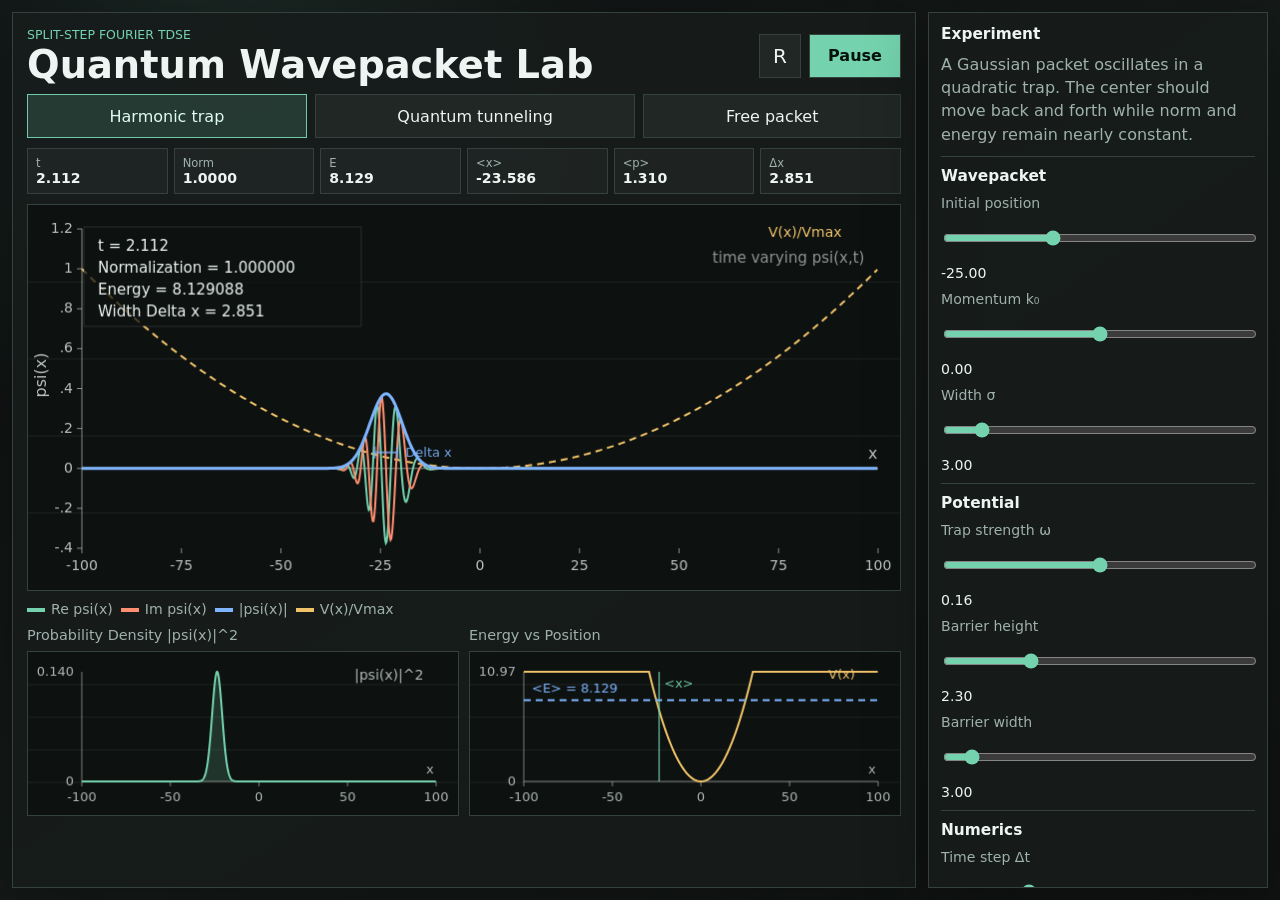
<file: index.html>
<!doctype html>
<html lang="en">
  <head>
    <meta charset="utf-8" />
    <meta name="viewport" content="width=device-width, initial-scale=1" />
    <title>Quantum Wavepacket Lab</title>
    <link rel="stylesheet" href="styles.css" />
  </head>
  <body>
    <main class="app-shell">
      <section class="simulation-panel" aria-label="Quantum simulation workspace">
        <header class="topbar">
          <div>
            <p class="eyebrow">Split-Step Fourier TDSE</p>
            <h1>Quantum Wavepacket Lab</h1>
          </div>
          <div class="run-controls">
            <button id="resetBtn" class="icon-btn" type="button" title="Reset simulation" aria-label="Reset simulation">R</button>
            <button id="playBtn" class="primary-btn" type="button">Pause</button>
          </div>
        </header>

        <div class="mode-tabs" role="tablist" aria-label="Simulation mode">
          <button class="mode-tab active" data-mode="harmonic" type="button">Harmonic trap</button>
          <button class="mode-tab" data-mode="tunnel" type="button">Quantum tunneling</button>
          <button class="mode-tab" data-mode="free" type="button">Free packet</button>
        </div>

        <section class="output-strip" aria-label="Live simulation outputs">
          <div><span>t</span><strong id="stripTime">0.000</strong></div>
          <div><span>Norm</span><strong id="stripNorm">1.0000</strong></div>
          <div><span>E</span><strong id="stripEnergy">0.000</strong></div>
          <div><span>&lt;x&gt;</span><strong id="stripMeanX">0.000</strong></div>
          <div><span>&lt;p&gt;</span><strong id="stripMeanP">0.000</strong></div>
          <div><span>Δx</span><strong id="stripWidth">0.000</strong></div>
        </section>

        <div class="canvas-stack">
          <canvas id="waveCanvas" width="1100" height="520" aria-label="Time varying wavefunction psi of x"></canvas>
          <div class="legend-row">
            <span><i class="swatch real"></i>Re psi(x)</span>
            <span><i class="swatch imaginary"></i>Im psi(x)</span>
            <span><i class="swatch modulus"></i>|psi(x)|</span>
            <span><i class="swatch potential"></i>V(x)/Vmax</span>
          </div>
        </div>

        <div class="compact-plot-row">
          <article class="compact-plot">
            <div class="plot-title">Probability Density |psi(x)|^2</div>
            <canvas id="probabilityCanvas" width="540" height="190" aria-label="Probability density plot"></canvas>
          </article>
          <article class="compact-plot">
            <div class="plot-title">Energy vs Position</div>
            <canvas id="energyPositionCanvas" width="540" height="190" aria-label="Energy versus position plot"></canvas>
          </article>
        </div>
      </section>

      <aside class="control-panel" aria-label="Simulation controls">
        <section class="panel-section">
          <h2>Experiment</h2>
          <div id="scenarioText" class="scenario-text"></div>
        </section>

        <section class="panel-section">
          <h2>Wavepacket</h2>
          <label>
            <span>Initial position</span>
            <input id="x0" type="range" min="-80" max="80" step="1" value="-25" />
            <output id="x0Out">-25</output>
          </label>
          <label>
            <span>Momentum k₀</span>
            <input id="k0" type="range" min="-4" max="4" step="0.1" value="0" />
            <output id="k0Out">0</output>
          </label>
          <label>
            <span>Width σ</span>
            <input id="sigma" type="range" min="1" max="20" step="0.5" value="3" />
            <output id="sigmaOut">3</output>
          </label>
        </section>

        <section class="panel-section">
          <h2>Potential</h2>
          <label id="omegaRow">
            <span>Trap strength ω</span>
            <input id="omega" type="range" min="0.02" max="0.3" step="0.01" value="0.16" />
            <output id="omegaOut">0.16</output>
          </label>
          <label id="barrierHeightRow">
            <span>Barrier height</span>
            <input id="barrierHeight" type="range" min="0.2" max="8" step="0.1" value="2.3" />
            <output id="barrierHeightOut">2.3</output>
          </label>
          <label id="barrierWidthRow">
            <span>Barrier width</span>
            <input id="barrierWidth" type="range" min="1" max="30" step="0.5" value="3" />
            <output id="barrierWidthOut">3</output>
          </label>
        </section>

        <section class="panel-section">
          <h2>Numerics</h2>
          <label>
            <span>Time step Δt</span>
            <input id="dt" type="range" min="0.002" max="0.04" step="0.001" value="0.012" />
            <output id="dtOut">0.012</output>
          </label>
          <label>
            <span>Speed</span>
            <input id="speed" type="range" min="1" max="10" step="1" value="4" />
            <output id="speedOut">4x</output>
          </label>
        </section>

        <section class="panel-section diagnostics">
          <h2>Diagnostics</h2>
          <dl>
            <div><dt>t</dt><dd id="timeReadout">0.000</dd></div>
            <div><dt>Norm</dt><dd id="normReadout">1.0000</dd></div>
            <div><dt>Energy</dt><dd id="energyReadout">0.000</dd></div>
            <div><dt>&lt;x&gt;</dt><dd id="meanXReadout">0.000</dd></div>
            <div><dt>&lt;p&gt;</dt><dd id="meanPReadout">0.000</dd></div>
            <div><dt>Δx</dt><dd id="widthReadout">0.000</dd></div>
            <div><dt>Alert</dt><dd id="alertReadout">Stable</dd></div>
          </dl>
        </section>
      </aside>
    </main>

    <script src="app.js"></script>
  </body>
</html>
</file>
<file: styles.css>
:root {
  color-scheme: dark;
  --bg: #101312;
  --panel: #171c1b;
  --panel-2: #202725;
  --text: #edf4f2;
  --muted: #9fb1ac;
  --line: #34413d;
  --accent: #74d3ae;
  --accent-2: #f0c36a;
  --warn: #ff7a7a;
  --real: #74d3ae;
  --imaginary: #ff8f70;
  --modulus: #7fb5ff;
}

* {
  box-sizing: border-box;
}

body {
  margin: 0;
  min-height: 100vh;
  overflow-x: hidden;
  background:
    radial-gradient(circle at 18% 8%, rgba(116, 211, 174, 0.12), transparent 30%),
    linear-gradient(145deg, #0d0f10 0%, #151a18 52%, #101312 100%);
  color: var(--text);
  font-family: Inter, ui-sans-serif, system-ui, -apple-system, BlinkMacSystemFont, "Segoe UI", sans-serif;
}

button,
input {
  font: inherit;
}

.app-shell {
  display: grid;
  grid-template-columns: minmax(0, 1fr) 340px;
  gap: 12px;
  min-height: 100vh;
  padding: 12px;
}

.simulation-panel,
.control-panel {
  border: 1px solid var(--line);
  background: rgba(23, 28, 27, 0.94);
  box-shadow: 0 18px 60px rgba(0, 0, 0, 0.32);
}

.simulation-panel {
  display: flex;
  flex-direction: column;
  gap: 10px;
  min-width: 0;
  padding: 14px;
}

.topbar {
  display: flex;
  align-items: center;
  justify-content: space-between;
  gap: 16px;
}

.eyebrow {
  margin: 0 0 4px;
  color: var(--accent);
  font-size: 0.78rem;
  letter-spacing: 0;
  text-transform: uppercase;
}

h1,
h2 {
  margin: 0;
  letter-spacing: 0;
}

h1 {
  font-size: clamp(1.8rem, 3vw, 3.25rem);
  line-height: 1;
}

h2 {
  font-size: 0.96rem;
}

.run-controls,
.mode-tabs,
.legend-row {
  display: flex;
  align-items: center;
  gap: 8px;
  flex-wrap: wrap;
}

.output-strip {
  display: grid;
  grid-template-columns: repeat(6, minmax(0, 1fr));
  gap: 6px;
}

.output-strip div {
  border: 1px solid var(--line);
  background: rgba(255, 255, 255, 0.035);
  padding: 7px 8px;
}

.output-strip span,
.output-strip strong {
  display: block;
  font-variant-numeric: tabular-nums;
}

.output-strip span {
  color: var(--muted);
  font-size: 0.72rem;
}

.output-strip strong {
  color: var(--text);
  font-size: 0.88rem;
}

.primary-btn,
.icon-btn,
.mode-tab {
  min-height: 44px;
  border: 1px solid var(--line);
  background: var(--panel-2);
  color: var(--text);
  cursor: pointer;
}

.primary-btn {
  min-width: 92px;
  padding: 0 18px;
  background: var(--accent);
  color: #07110d;
  font-weight: 700;
}

.icon-btn {
  width: 42px;
  font-size: 1.25rem;
}

.mode-tab {
  padding: 0 14px;
  flex: 1 1 auto;
}

.mode-tab.active {
  border-color: rgba(116, 211, 174, 0.95);
  background: rgba(116, 211, 174, 0.16);
  color: #dffcf0;
}

.canvas-stack {
  min-height: 0;
}

canvas {
  display: block;
  width: 100%;
  border: 1px solid var(--line);
  background: #0d1110;
}

#waveCanvas {
  height: min(43vh, 430px);
  min-height: 280px;
}

#probabilityCanvas,
#energyPositionCanvas {
  height: 165px;
  min-height: 145px;
}

.compact-plot-row {
  display: grid;
  grid-template-columns: 1fr 1fr;
  gap: 10px;
}

.compact-plot {
  min-width: 0;
}

.plot-title {
  margin-bottom: 8px;
  color: var(--muted);
  font-size: 0.9rem;
}

.legend-row {
  margin-top: 10px;
  color: var(--muted);
  font-size: 0.88rem;
}

.swatch {
  display: inline-block;
  width: 18px;
  height: 4px;
  margin-right: 6px;
  vertical-align: middle;
}

.real {
  background: var(--real);
}

.imaginary {
  background: var(--imaginary);
}

.modulus {
  background: var(--modulus);
}

.potential {
  background: var(--accent-2);
}

.control-panel {
  display: flex;
  flex-direction: column;
  gap: 10px;
  overflow: auto;
  max-height: calc(100vh - 24px);
  padding: 12px;
}

.panel-section {
  border-bottom: 1px solid var(--line);
  padding-bottom: 10px;
}

.panel-section:last-child {
  border-bottom: 0;
}

.scenario-text {
  margin-top: 10px;
  color: var(--muted);
  line-height: 1.45;
}

label {
  display: grid;
  grid-template-columns: 1fr auto;
  gap: 8px 12px;
  margin-top: 10px;
  color: var(--muted);
  font-size: 0.88rem;
}

input[type="range"] {
  grid-column: 1 / -1;
  width: 100%;
  min-height: 34px;
  accent-color: var(--accent);
}

output {
  color: var(--text);
  font-variant-numeric: tabular-nums;
}

.diagnostics dl {
  display: grid;
  gap: 6px;
  margin: 10px 0 0;
}

.diagnostics div {
  display: flex;
  justify-content: space-between;
  gap: 12px;
  border: 1px solid var(--line);
  background: rgba(255, 255, 255, 0.03);
  padding: 7px 9px;
}

dt {
  color: var(--muted);
}

dd {
  margin: 0;
  font-variant-numeric: tabular-nums;
}

.is-warning {
  color: var(--warn);
}

@media (max-width: 980px) {
  .app-shell {
    grid-template-columns: 1fr;
  }

  .control-panel {
    max-height: none;
  }
}

@media (max-width: 680px) {
  .app-shell {
    gap: 8px;
    padding: 8px;
  }

  .simulation-panel,
  .control-panel {
    padding: 10px;
  }

  .topbar {
    align-items: flex-start;
    flex-direction: column;
    gap: 10px;
  }

  .run-controls {
    width: 100%;
  }

  .primary-btn {
    flex: 1;
  }

  h1 {
    font-size: 1.55rem;
  }

  .mode-tabs {
    display: grid;
    grid-template-columns: 1fr;
  }

  .output-strip {
    position: sticky;
    top: 0;
    z-index: 5;
    grid-template-columns: repeat(3, minmax(0, 1fr));
    background: rgba(23, 28, 27, 0.96);
    padding: 6px 0;
  }

  .output-strip div {
    padding: 6px 7px;
  }

  .output-strip strong {
    font-size: 0.8rem;
  }

  .mode-tab {
    width: 100%;
    padding: 0 10px;
  }

  #waveCanvas {
    height: 300px;
    min-height: 260px;
  }

  #probabilityCanvas,
  #energyPositionCanvas {
    height: 155px;
    min-height: 140px;
  }

  .compact-plot-row {
    grid-template-columns: 1fr;
    gap: 8px;
  }

  .legend-row {
    gap: 6px;
    font-size: 0.78rem;
  }

  .plot-title,
  label,
  .scenario-text {
    font-size: 0.82rem;
  }
}

@media (max-width: 420px) {
  .output-strip {
    grid-template-columns: repeat(2, minmax(0, 1fr));
  }

  #waveCanvas {
    height: 275px;
  }

  #probabilityCanvas,
  #energyPositionCanvas {
    height: 135px;
  }

  .diagnostics div {
    padding: 6px 8px;
  }
}
</file>
